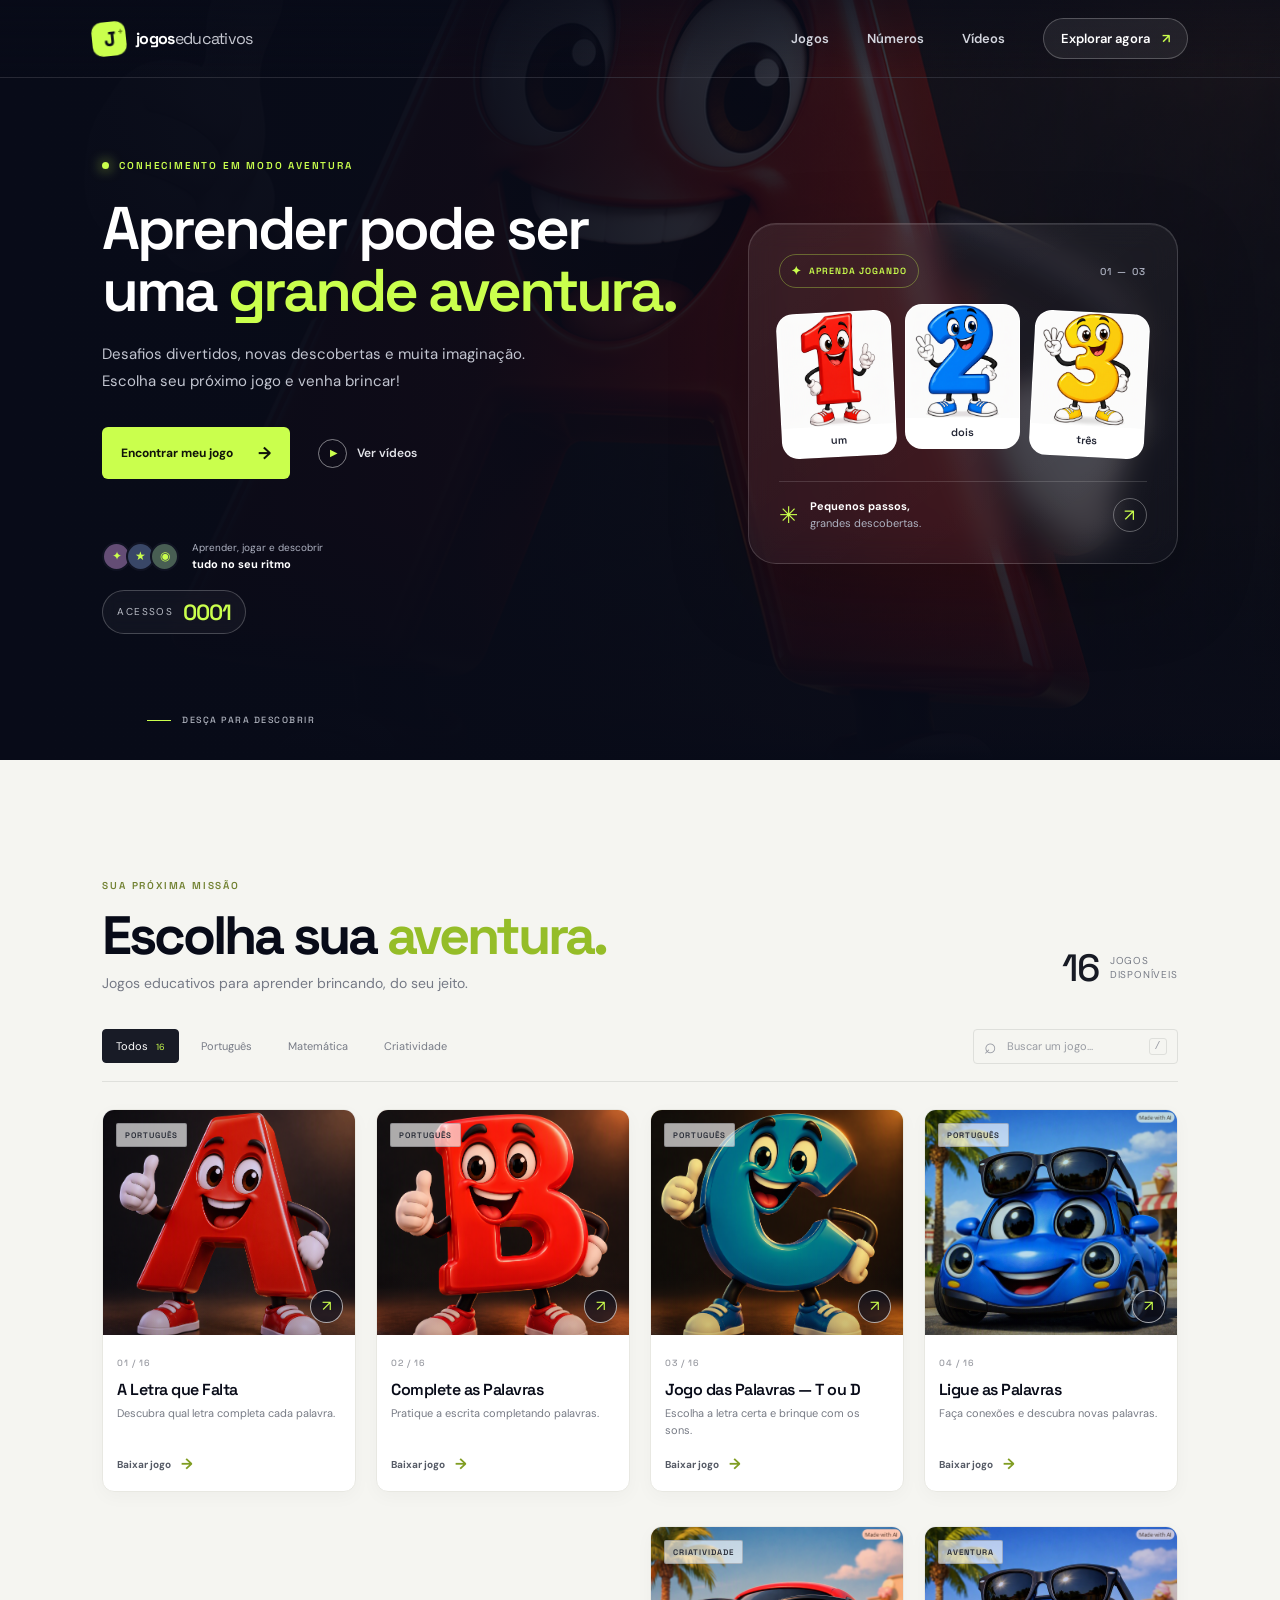
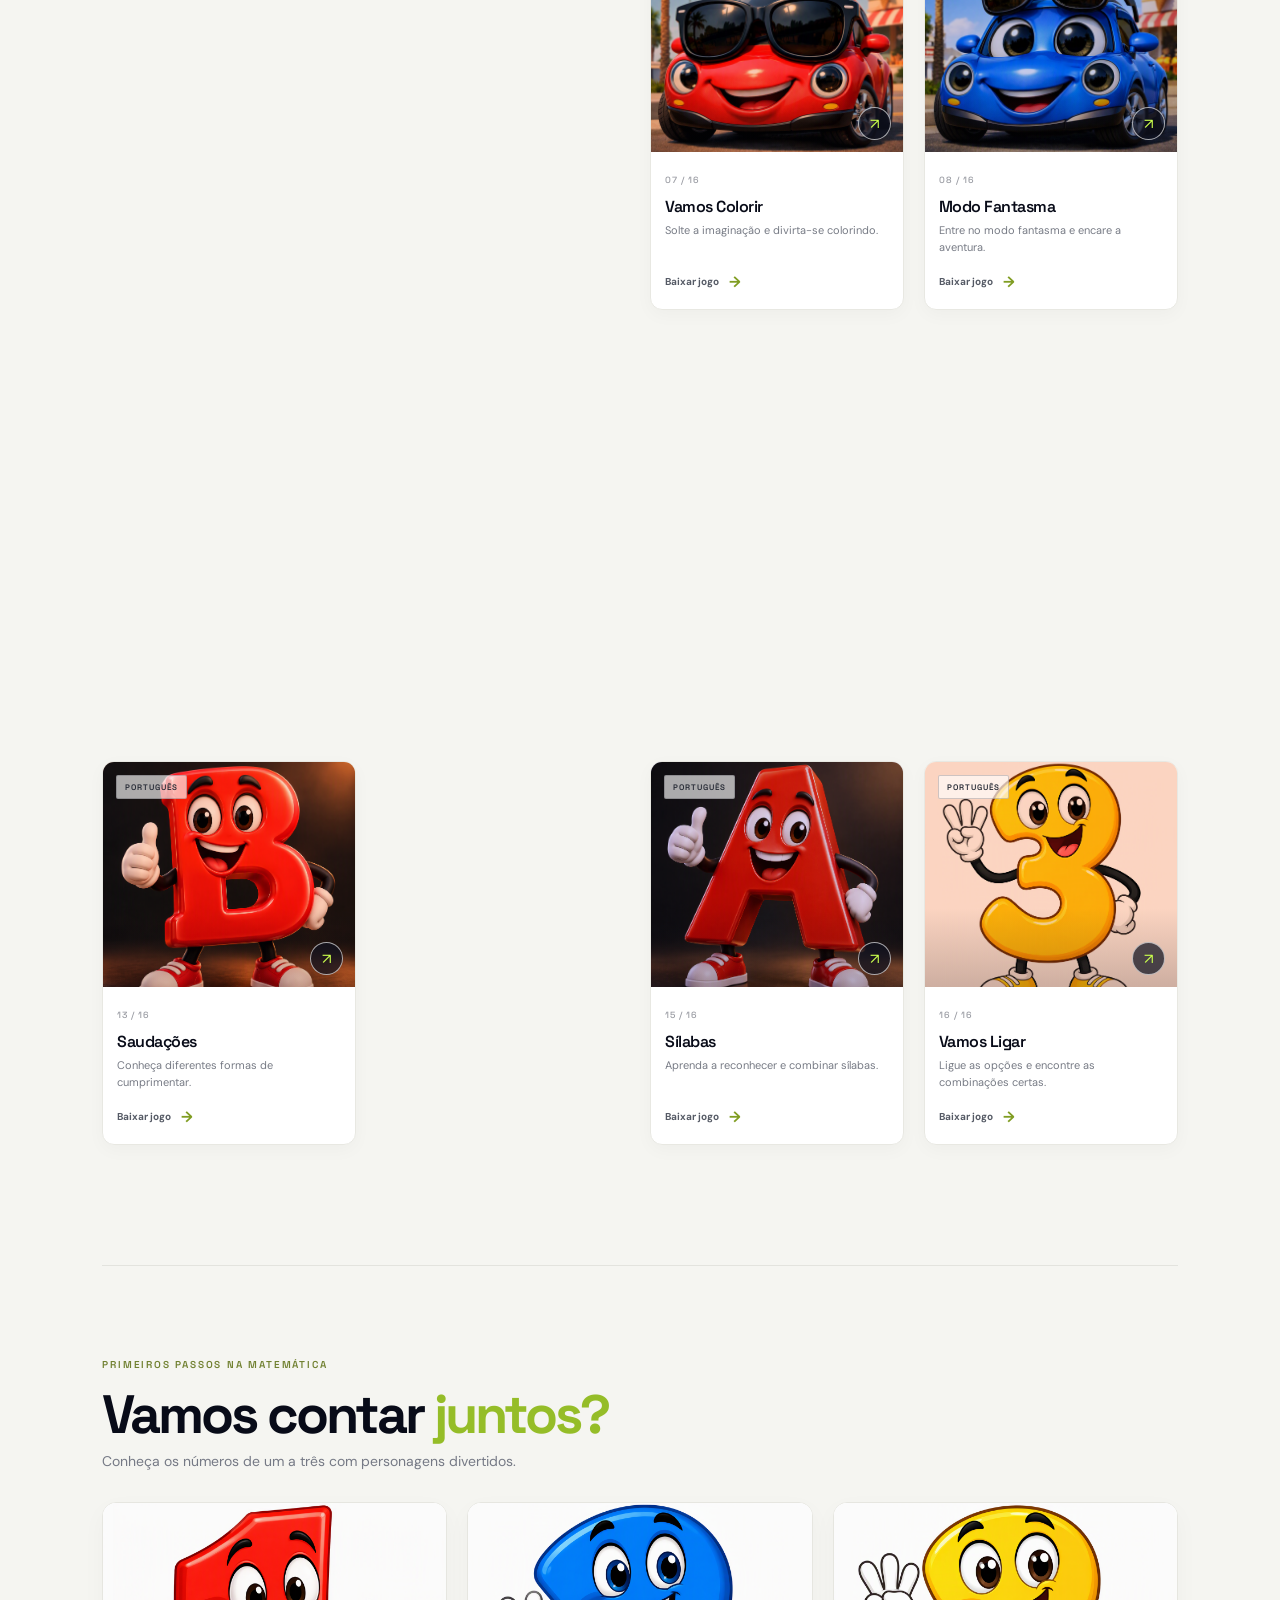
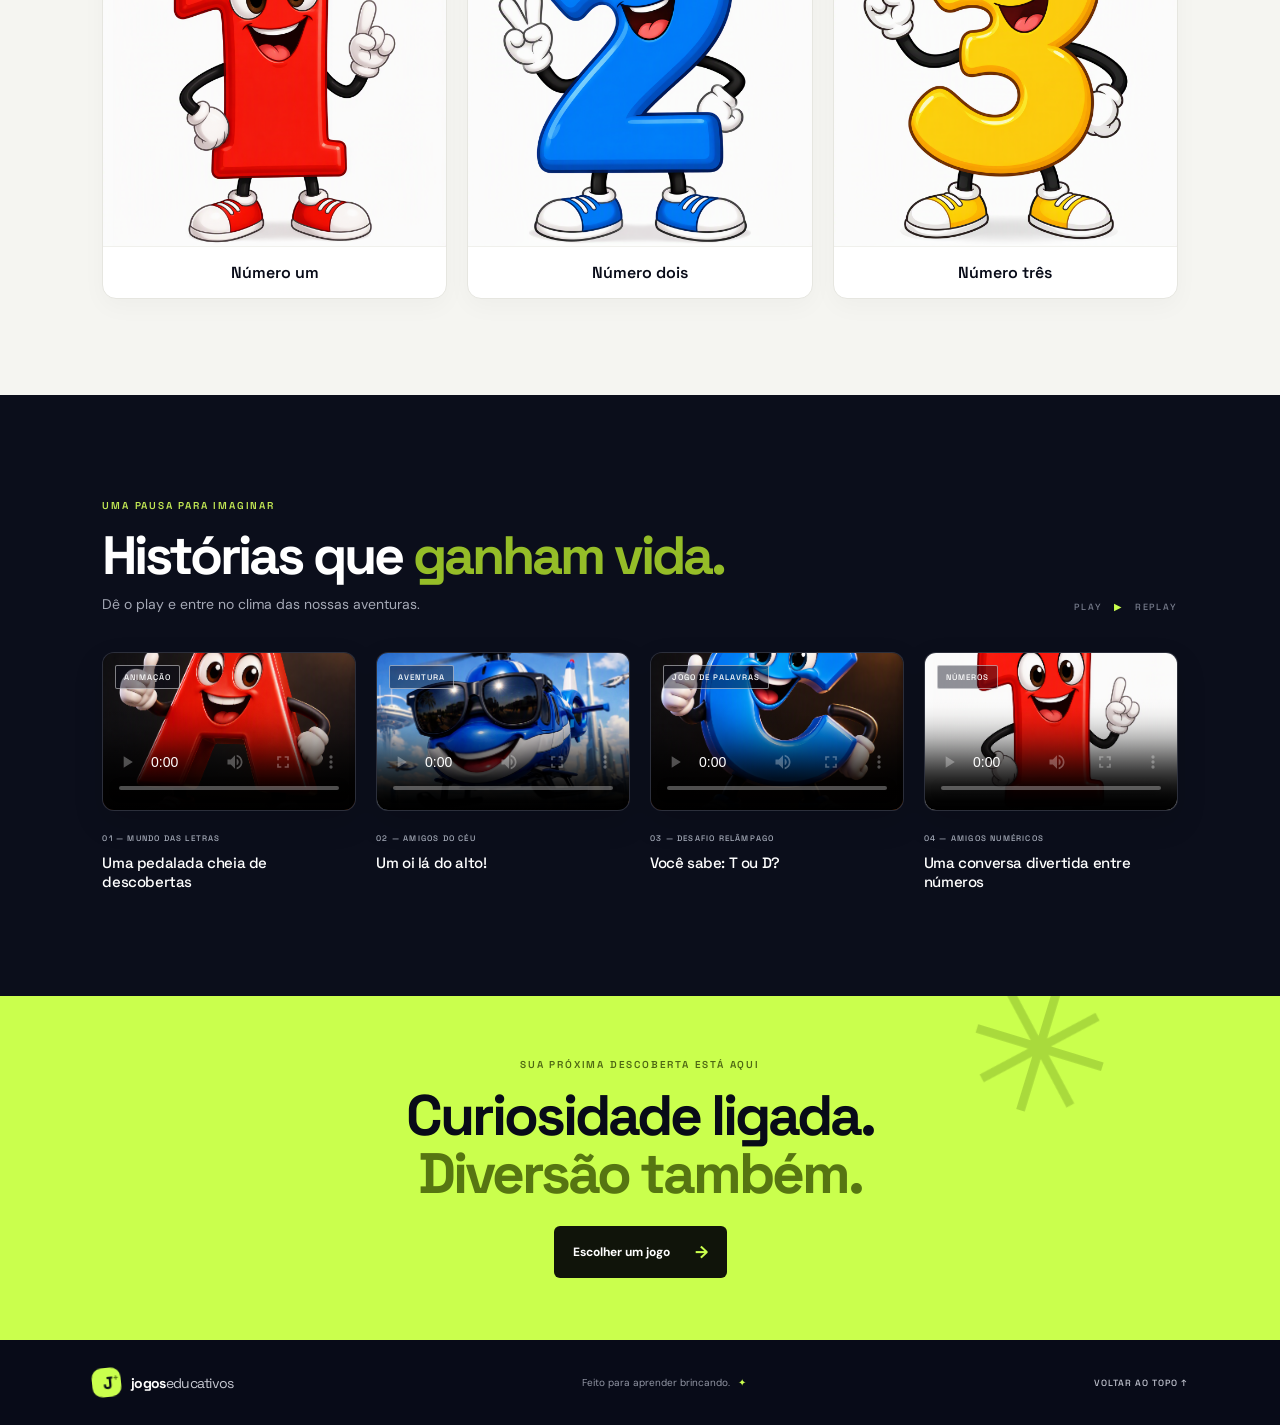
<file: index.html>
<!doctype html>
<html lang="pt-BR">
  <head>
    <meta charset="utf-8">
    <meta name="viewport" content="width=device-width, initial-scale=1">
    <meta name="theme-color" content="#080b18">
    <meta name="description" content="Jogos educativos para aprender brincando. Explore atividades de português, matemática e criatividade.">
    <title>Jogos Educativos — aprender é uma aventura</title>
    <link rel="stylesheet" href="styles.css">
    <script src="script.js" defer></script>
  </head>
  <body>
    <header class="site-header">
      <a class="brand" href="#inicio" aria-label="Jogos Educativos, início">
        <span class="brand-mark" aria-hidden="true">J<span>+</span></span>
        <span>jogos<span class="brand-light">educativos</span></span>
      </a>
      <button class="menu-toggle" type="button" aria-expanded="false" aria-controls="main-nav" aria-label="Abrir menu">
        <span></span><span></span><span></span>
      </button>
      <nav class="main-nav" id="main-nav" aria-label="Navegação principal">
        <a href="#jogos">Jogos</a>
        <a href="#numeros">Números</a>
        <a href="#aventuras">Vídeos</a>
        <a class="nav-cta" href="#jogos">Explorar agora <span aria-hidden="true">↗</span></a>
      </nav>
    </header>

    <main>
      <section class="hero" id="inicio">
        <video class="hero-video" autoplay muted loop playsinline poster="imagens/Designer%20(1).png" aria-hidden="true">
          <source src="vídeo/Animated_letters_riding_bicycles_20261025184841.mp4" type="video/mp4">
        </video>
        <div class="hero-shade"></div>
        <div class="hero-content">
          <span class="eyebrow"><span class="status-dot"></span> CONHECIMENTO EM MODO AVENTURA</span>
          <h1>Aprender pode ser<br>uma <span>grande aventura.</span></h1>
          <p>Desafios divertidos, novas descobertas e muita imaginação. Escolha seu próximo jogo e venha brincar!</p>
          <div class="hero-actions">
            <a class="button button-primary" href="#jogos">Encontrar meu jogo <span aria-hidden="true">→</span></a>
            <a class="text-link" href="#aventuras"><span class="play-icon" aria-hidden="true">▶</span> Ver vídeos</a>
          </div>
          <div class="hero-proof"><div class="avatar-stack" aria-hidden="true"><span>✦</span><span>★</span><span>◉</span></div><span>Aprender, jogar e descobrir<br><strong>tudo no seu ritmo</strong></span></div>
          <div class="visit-counter" aria-live="polite">
            <span class="visit-label">Acessos</span>
            <strong id="visit-counter">0000</strong>
          </div>
        </div>
        <aside class="hero-showcase" aria-label="Conheça os personagens dos números">
          <div class="showcase-top">
            <span class="showcase-pill"><span aria-hidden="true">✦</span> APRENDA JOGANDO</span>
            <span class="showcase-index">01 — 03</span>
          </div>
          <div class="showcase-numbers">
            <figure class="showcase-number">
              <img src="imagens%20dos%20numeros/um.png" alt="Personagem do número um">
              <figcaption>um</figcaption>
            </figure>
            <figure class="showcase-number showcase-number-featured">
              <img src="imagens%20dos%20numeros/dois.png" alt="Personagem do número dois">
              <figcaption>dois</figcaption>
            </figure>
            <figure class="showcase-number">
              <img src="imagens%20dos%20numeros/tres.png" alt="Personagem do número três">
              <figcaption>três</figcaption>
            </figure>
          </div>
          <div class="showcase-bottom">
            <span class="showcase-spark" aria-hidden="true">✳</span>
            <p><strong>Pequenos passos,</strong><br>grandes descobertas.</p>
            <a href="#numeros" aria-label="Conheça os números">↗</a>
          </div>
        </aside>
        <a class="scroll-cue" href="#jogos"><span></span> DESÇA PARA DESCOBRIR</a>
      </section>

      <section class="games-section section-wrap" id="jogos">
        <div class="section-heading">
          <div>
            <span class="eyebrow eyebrow-dark">SUA PRÓXIMA MISSÃO</span>
            <h2>Escolha sua <span>aventura.</span></h2>
            <p>Jogos educativos para aprender brincando, do seu jeito.</p>
          </div>
          <div class="catalog-count"><span class="count-number" id="game-count">16</span><span>jogos<br>disponíveis</span></div>
        </div>

        <div class="catalog-tools">
          <div class="filter-list" role="group" aria-label="Filtrar jogos por assunto">
            <button class="filter-chip is-active" type="button" data-filter="todos" aria-pressed="true">Todos <span>16</span></button>
            <button class="filter-chip" type="button" data-filter="portugues" aria-pressed="false">Português</button>
            <button class="filter-chip" type="button" data-filter="matematica" aria-pressed="false">Matemática</button>
            <button class="filter-chip" type="button" data-filter="criatividade" aria-pressed="false">Criatividade</button>
          </div>
          <label class="search-box">
            <span class="search-icon" aria-hidden="true">⌕</span>
            <span class="visually-hidden">Buscar um jogo</span>
            <input id="game-search" type="search" placeholder="Buscar um jogo..." autocomplete="off">
            <kbd>/</kbd>
          </label>
        </div>

        <div class="game-grid" id="game-grid">
          <article class="game-card" data-category="portugues" data-title="A Letra que Falta alfabetização letras">
            <a class="game-art art-lilac" href="jogo%20exe/A%20Letra%20que%20Falta.exe" download aria-label="Baixar A Letra que Falta">
              <span class="art-label">PORTUGUÊS</span><img src="imagens/Designer%20(1).png" alt="" loading="lazy"><span class="art-arrow" aria-hidden="true">↗</span>
            </a>
            <div class="game-info"><span class="game-number">01 / 16</span><h3>A Letra que Falta</h3><p>Descubra qual letra completa cada palavra.</p><a class="game-link" href="jogo%20exe/A%20Letra%20que%20Falta.exe" download>Baixar jogo <span aria-hidden="true">→</span></a></div>
          </article>
          <article class="game-card" data-category="portugues" data-title="Complete as palavras palavras">
            <a class="game-art art-peach" href="jogo_2%20exe/complete_sa_palavras.exe" download aria-label="Baixar Complete as Palavras">
              <span class="art-label">PORTUGUÊS</span><img src="imagens/Designer%20(2).png" alt="" loading="lazy"><span class="art-arrow" aria-hidden="true">↗</span>
            </a>
            <div class="game-info"><span class="game-number">02 / 16</span><h3>Complete as Palavras</h3><p>Pratique a escrita completando palavras.</p><a class="game-link" href="jogo_2%20exe/complete_sa_palavras.exe" download>Baixar jogo <span aria-hidden="true">→</span></a></div>
          </article>
          <article class="game-card" data-category="portugues" data-title="Jogo das Palavras T ou D português">
            <a class="game-art art-yellow" href="jogo%20exe/Jogo%20das%20Palavras%20-%20T%20ou%20D.exe" download aria-label="Baixar Jogo das Palavras T ou D">
              <span class="art-label">PORTUGUÊS</span><img src="imagens/Designer%20(3).png" alt="" loading="lazy"><span class="art-arrow" aria-hidden="true">↗</span>
            </a>
            <div class="game-info"><span class="game-number">03 / 16</span><h3>Jogo das Palavras — T ou D</h3><p>Escolha a letra certa e brinque com os sons.</p><a class="game-link" href="jogo%20exe/Jogo%20das%20Palavras%20-%20T%20ou%20D.exe" download>Baixar jogo <span aria-hidden="true">→</span></a></div>
          </article>
          <article class="game-card" data-category="portugues" data-title="Ligue as Palavras associação">
            <a class="game-art art-blue" href="jogo%20exe/ligue_as_palavras.exe" download aria-label="Baixar Ligue as Palavras">
              <span class="art-label">PORTUGUÊS</span><img src="imagens/carro%20azul.png" alt="" loading="lazy"><span class="art-arrow" aria-hidden="true">↗</span>
            </a>
            <div class="game-info"><span class="game-number">04 / 16</span><h3>Ligue as Palavras</h3><p>Faça conexões e descubra novas palavras.</p><a class="game-link" href="jogo%20exe/ligue_as_palavras.exe" download>Baixar jogo <span aria-hidden="true">→</span></a></div>
          </article>
          <article class="game-card" data-category="matematica" data-title="Helicóptero da Tabuada matemática">
            <a class="game-art art-sky" href="jogo_2%20exe/HelicopteroDaTabuada.exe" download aria-label="Baixar Helicóptero da Tabuada">
              <span class="art-label">MATEMÁTICA</span><img src="imagens/helicoptero%20azul.png" alt="" loading="lazy"><span class="art-arrow" aria-hidden="true">↗</span>
            </a>
            <div class="game-info"><span class="game-number">05 / 16</span><h3>Helicóptero da Tabuada</h3><p>Voe pelos desafios e pratique a tabuada.</p><a class="game-link" href="jogo_2%20exe/HelicopteroDaTabuada.exe" download>Baixar jogo <span aria-hidden="true">→</span></a></div>
          </article>
          <article class="game-card" data-category="matematica" data-title="Salve o Helicóptero desafio">
            <a class="game-art art-mint" href="jogo%20exe/Salve_o_Helicoptero.exe" download aria-label="Baixar Salve o Helicóptero">
              <span class="art-label">DESAFIO</span><img src="imagens/helicoptero%20vermelho.png" alt="" loading="lazy"><span class="art-arrow" aria-hidden="true">↗</span>
            </a>
            <div class="game-info"><span class="game-number">06 / 16</span><h3>Salve o Helicóptero</h3><p>Parta para uma missão cheia de desafios.</p><a class="game-link" href="jogo%20exe/Salve_o_Helicoptero.exe" download>Baixar jogo <span aria-hidden="true">→</span></a></div>
          </article>
          <article class="game-card" data-category="criatividade" data-title="Vamos Colorir pintura criatividade">
            <a class="game-art art-coral" href="jogo%20exe/VamosColorir.exe" download aria-label="Baixar Vamos Colorir">
              <span class="art-label">CRIATIVIDADE</span><img src="imagens/carro%20vermelho.png" alt="" loading="lazy"><span class="art-arrow" aria-hidden="true">↗</span>
            </a>
            <div class="game-info"><span class="game-number">07 / 16</span><h3>Vamos Colorir</h3><p>Solte a imaginação e divirta-se colorindo.</p><a class="game-link" href="jogo%20exe/VamosColorir.exe" download>Baixar jogo <span aria-hidden="true">→</span></a></div>
          </article>
          <article class="game-card" data-category="criatividade" data-title="Modo Fantasma aventura">
            <a class="game-art art-night" href="jogo_2%20exe/modo%20FANTASMA.exe" download aria-label="Baixar Modo Fantasma">
              <span class="art-label">AVENTURA</span><img src="imagens/carro%20azul.png" alt="" loading="lazy"><span class="art-arrow" aria-hidden="true">↗</span>
            </a>
            <div class="game-info"><span class="game-number">08 / 16</span><h3>Modo Fantasma</h3><p>Entre no modo fantasma e encare a aventura.</p><a class="game-link" href="jogo_2%20exe/modo%20FANTASMA.exe" download>Baixar jogo <span aria-hidden="true">→</span></a></div>
          </article>
          <article class="game-card" data-category="portugues" data-title="Alfabetiza alfabetização letras">
            <a class="game-art art-lilac" href="jogo_2%20exe/Alfabetiza.exe" download aria-label="Baixar Alfabetiza">
              <span class="art-label">PORTUGUÊS</span><img src="imagens/Designer%20(1).png" alt="" loading="lazy"><span class="art-arrow" aria-hidden="true">↗</span>
            </a>
            <div class="game-info"><span class="game-number">09 / 16</span><h3>Alfabetiza</h3><p>Aprenda e pratique letras e palavras.</p><a class="game-link" href="jogo_2%20exe/Alfabetiza.exe" download>Baixar jogo <span aria-hidden="true">→</span></a></div>
          </article>
          <article class="game-card" data-category="criatividade" data-title="Bubble Shooter F-22 bolhas">
            <a class="game-art art-blue" href="jogo_2%20exe/Bubble%20Shooter%20F-22.exe" download aria-label="Baixar Bubble Shooter F-22">
              <span class="art-label">DESAFIO</span><img src="imagens/carro%20azul.png" alt="" loading="lazy"><span class="art-arrow" aria-hidden="true">↗</span>
            </a>
            <div class="game-info"><span class="game-number">10 / 16</span><h3>Bubble Shooter F-22</h3><p>Mire, combine bolhas e avance neste desafio.</p><a class="game-link" href="jogo_2%20exe/Bubble%20Shooter%20F-22.exe" download>Baixar jogo <span aria-hidden="true">→</span></a></div>
          </article>
          <article class="game-card" data-category="matematica" data-title="Continhas de Adição matemática">
            <a class="game-art art-sky" href="jogo_2%20exe/Continhas%20de%20Adicao.exe" download aria-label="Baixar Continhas de Adição">
              <span class="art-label">MATEMÁTICA</span><img src="imagens/helicoptero%20azul.png" alt="" loading="lazy"><span class="art-arrow" aria-hidden="true">↗</span>
            </a>
            <div class="game-info"><span class="game-number">11 / 16</span><h3>Continhas de Adição</h3><p>Pratique adição com continhas divertidas.</p><a class="game-link" href="jogo_2%20exe/Continhas%20de%20Adicao.exe" download>Baixar jogo <span aria-hidden="true">→</span></a></div>
          </article>
          <article class="game-card" data-category="matematica" data-title="Matemática para Colorir matemática pintura">
            <a class="game-art art-coral" href="jogo_2%20exe/Matematica%20para%20Colorir%20corrigido.exe" download aria-label="Baixar Matemática para Colorir">
              <span class="art-label">MATEMÁTICA</span><img src="imagens/carro%20vermelho.png" alt="" loading="lazy"><span class="art-arrow" aria-hidden="true">↗</span>
            </a>
            <div class="game-info"><span class="game-number">12 / 16</span><h3>Matemática para Colorir</h3><p>Resolva desafios matemáticos enquanto colore.</p><a class="game-link" href="jogo_2%20exe/Matematica%20para%20Colorir%20corrigido.exe" download>Baixar jogo <span aria-hidden="true">→</span></a></div>
          </article>
          <article class="game-card" data-category="portugues" data-title="Saudações cumprimentos português">
            <a class="game-art art-peach" href="jogo_2%20exe/sauda%C3%A7%C3%B5es.exe" download aria-label="Baixar Saudações">
              <span class="art-label">PORTUGUÊS</span><img src="imagens/Designer%20(2).png" alt="" loading="lazy"><span class="art-arrow" aria-hidden="true">↗</span>
            </a>
            <div class="game-info"><span class="game-number">13 / 16</span><h3>Saudações</h3><p>Conheça diferentes formas de cumprimentar.</p><a class="game-link" href="jogo_2%20exe/sauda%C3%A7%C3%B5es.exe" download>Baixar jogo <span aria-hidden="true">→</span></a></div>
          </article>
          <article class="game-card" data-category="matematica" data-title="Multiplicando matemática multiplicação">
            <a class="game-art art-sky" href="jogo_3exe/MULTIPLICANDO.exe" download aria-label="Baixar Multiplicando">
              <span class="art-label">MATEMÁTICA</span><img src="imagens%20dos%20numeros/dois.png" alt="" loading="lazy"><span class="art-arrow" aria-hidden="true">↗</span>
            </a>
            <div class="game-info"><span class="game-number">14 / 16</span><h3>Multiplicando</h3><p>Pratique multiplicação com desafios divertidos.</p><a class="game-link" href="jogo_3exe/MULTIPLICANDO.exe" download>Baixar jogo <span aria-hidden="true">→</span></a></div>
          </article>
          <article class="game-card" data-category="portugues" data-title="Sílabas português alfabetização">
            <a class="game-art art-lilac" href="jogo_3exe/Silabas.exe" download aria-label="Baixar Sílabas">
              <span class="art-label">PORTUGUÊS</span><img src="imagens/Designer%20(1).png" alt="" loading="lazy"><span class="art-arrow" aria-hidden="true">↗</span>
            </a>
            <div class="game-info"><span class="game-number">15 / 16</span><h3>Sílabas</h3><p>Aprenda a reconhecer e combinar sílabas.</p><a class="game-link" href="jogo_3exe/Silabas.exe" download>Baixar jogo <span aria-hidden="true">→</span></a></div>
          </article>
          <article class="game-card" data-category="portugues" data-title="Vamos Ligar palavras associação">
            <a class="game-art art-peach" href="jogo_3exe/vamos-ligar.exe" download aria-label="Baixar Vamos Ligar">
              <span class="art-label">PORTUGUÊS</span><img src="imagens%20dos%20numeros/tres.png" alt="" loading="lazy"><span class="art-arrow" aria-hidden="true">↗</span>
            </a>
            <div class="game-info"><span class="game-number">16 / 16</span><h3>Vamos Ligar</h3><p>Ligue as opções e encontre as combinações certas.</p><a class="game-link" href="jogo_3exe/vamos-ligar.exe" download>Baixar jogo <span aria-hidden="true">→</span></a></div>
          </article>
        </div>
        <p class="empty-state" id="empty-state" hidden>Nenhum jogo encontrado. Tente outro nome ou filtro.</p>
      </section>

      <section class="numbers-section section-wrap" id="numeros">
        <div class="section-heading">
          <div>
            <span class="eyebrow eyebrow-dark">PRIMEIROS PASSOS NA MATEMÁTICA</span>
            <h2>Vamos contar <span>juntos?</span></h2>
            <p>Conheça os números de um a três com personagens divertidos.</p>
          </div>
        </div>
        <div class="number-grid">
          <article class="number-card">
            <img src="imagens%20dos%20numeros/um.png" alt="Personagem vermelho representando o número um" loading="lazy">
            <h3>Número um</h3>
          </article>
          <article class="number-card">
            <img src="imagens%20dos%20numeros/dois.png" alt="Personagem azul representando o número dois" loading="lazy">
            <h3>Número dois</h3>
          </article>
          <article class="number-card">
            <img src="imagens%20dos%20numeros/tres.png" alt="Personagem amarelo representando o número três" loading="lazy">
            <h3>Número três</h3>
          </article>
        </div>
      </section>

      <section class="video-section" id="aventuras">
        <div class="video-inner section-wrap">
          <div class="section-heading video-heading">
            <div><span class="eyebrow">UMA PAUSA PARA IMAGINAR</span><h2>Histórias que <span>ganham vida.</span></h2><p>Dê o play e entre no clima das nossas aventuras.</p></div>
            <span class="video-counter">PLAY <b>▶</b> REPLAY</span>
          </div>
          <div class="video-grid">
            <article class="video-card video-wide">
              <div class="video-frame"><video controls preload="metadata" playsinline poster="imagens/Designer%20(1).png"><source src="vídeo/Animated_letters_riding_bicycles_20261025184841.mp4" type="video/mp4">Seu navegador não suporta a reprodução de vídeo.</video><span class="video-tag">ANIMAÇÃO</span></div>
              <div class="video-caption"><span>01 — MUNDO DAS LETRAS</span><h3>Uma pedalada cheia de descobertas</h3></div>
            </article>
            <article class="video-card">
              <div class="video-frame"><video controls preload="metadata" playsinline poster="imagens/helicoptero%20azul.png"><source src="vídeo/Green_helicopter_waving_to_camera_20261022154414.mp4" type="video/mp4">Seu navegador não suporta a reprodução de vídeo.</video><span class="video-tag">AVENTURA</span></div>
              <div class="video-caption"><span>02 — AMIGOS DO CÉU</span><h3>Um oi lá do alto!</h3></div>
            </article>
            <article class="video-card">
              <div class="video-frame"><video controls preload="metadata" playsinline poster="imagens/Designer%20(3).png"><source src="vídeo/T%20ou%20D.mp4" type="video/mp4">Seu navegador não suporta a reprodução de vídeo.</video><span class="video-tag">JOGO DE PALAVRAS</span></div>
              <div class="video-caption"><span>03 — DESAFIO RELÂMPAGO</span><h3>Você sabe: T ou D?</h3></div>
            </article>
            <article class="video-card">
              <div class="video-frame"><video controls preload="metadata" playsinline poster="imagens%20dos%20numeros/um.png"><source src="video%20do%20numeros/Personagens_num%C3%A9ricos_conversand%E2%80%A6_af6abc59.mp4" type="video/mp4">Seu navegador não suporta a reprodução de vídeo.</video><span class="video-tag">NÚMEROS</span></div>
              <div class="video-caption"><span>04 — AMIGOS NUMÉRICOS</span><h3>Uma conversa divertida entre números</h3></div>
            </article>
          </div>
        </div>
      </section>

      <section class="closing-cta">
        <div class="closing-orbit" aria-hidden="true">✳</div>
        <span class="eyebrow">SUA PRÓXIMA DESCOBERTA ESTÁ AQUI</span>
        <h2>Curiosidade ligada.<br><span>Diversão também.</span></h2>
        <a class="button button-primary" href="#jogos">Escolher um jogo <span aria-hidden="true">→</span></a>
      </section>
    </main>

    <footer class="site-footer">
      <a class="brand footer-brand" href="#inicio"><span class="brand-mark" aria-hidden="true">J<span>+</span></span><span>jogos<span class="brand-light">educativos</span></span></a>
      <p>Feito para aprender brincando. <span aria-hidden="true">✦</span></p>
      <a class="back-top" href="#inicio">VOLTAR AO TOPO ↑</a>
    </footer>
  </body>
</html>
</file>
<file: styles.css>
@import url('https://fonts.googleapis.com/css2?family=DM+Sans:wght@400;500;600;700&family=Space+Grotesk:wght@400;500;600;700&display=swap');

:root {
  color-scheme: dark;
  --ink: #080b18;
  --paper: #f5f5f1;
  --lime: #caff4d;
  --muted: #a9adbb;
  --font-body: 'DM Sans', Arial, sans-serif;
  --font-display: 'Space Grotesk', 'DM Sans', sans-serif;
}

* { box-sizing: border-box; }
html { scroll-behavior: smooth; scroll-padding-top: 88px; }
body { margin: 0; background: var(--paper); color: var(--ink); font-family: var(--font-body); -webkit-font-smoothing: antialiased; }
a { color: inherit; text-decoration: none; }
button, input { font: inherit; }
.visually-hidden { position: absolute; width: 1px; height: 1px; padding: 0; margin: -1px; overflow: hidden; clip: rect(0,0,0,0); white-space: nowrap; border: 0; }

.site-header { height: 78px; position: absolute; z-index: 5; inset: 0 0 auto; display: flex; align-items: center; justify-content: space-between; padding: 0 7.2%; color: white; border-bottom: 1px solid #ffffff20; background: linear-gradient(180deg, #080b1880, transparent); }
.brand { display: inline-flex; align-items: center; gap: 10px; font: 700 16px var(--font-display); letter-spacing: -.7px; }
.brand-mark { width: 34px; height: 34px; display: grid; place-items: center; position: relative; border-radius: 10px; color: var(--ink); background: var(--lime); font-size: 20px; letter-spacing: -2px; transform: rotate(-6deg); }
.brand-mark span { font-size: 10px; color: #5e7c14; position: absolute; right: 4px; top: 4px; }
.brand-light { font-weight: 400; color: #c6c8d1; }
.main-nav { display: flex; align-items: center; gap: 38px; font-size: 13px; font-weight: 600; }
.main-nav > a:not(.nav-cta) { color: #d3d5de; transition: color .2s ease; }
.main-nav > a:not(.nav-cta):hover { color: var(--lime); }
.nav-cta { background: #ffffff12; border: 1px solid #ffffff3b; border-radius: 30px; padding: 11px 17px; }
.nav-cta span { margin-left: 9px; color: var(--lime); }
.menu-toggle { display: none; }

.hero { min-height: 760px; position: relative; overflow: hidden; display: grid; grid-template-columns: minmax(0, 1.15fr) minmax(0, .85fr); align-items: center; column-gap: clamp(32px, 5vw, 76px); padding: 132px max(8%, calc((100% - 1200px)/2)) 105px; color: white; background: #090d1a; }
.hero-video, .hero-shade { position: absolute; inset: 0; width: 100%; height: 100%; }
.hero-video { object-fit: cover; opacity: .37; }
.hero-shade { background: linear-gradient(90deg, #080b18 0%, #080b18e8 37%, #080b1870 72%, #080b1838 100%), linear-gradient(0deg, #080b18 0%, transparent 32%); }
.hero-content { position: relative; z-index: 1; width: 100%; max-width: 650px; }
.eyebrow { display: inline-flex; align-items: center; gap: 10px; color: var(--lime); font: 600 10px var(--font-display); letter-spacing: 1.8px; }
.status-dot { width: 7px; height: 7px; display: inline-block; border-radius: 50%; background: var(--lime); box-shadow: 0 0 13px var(--lime); }
h1, h2, h3, p { margin-top: 0; }
h1, h2 { font-family: var(--font-display); letter-spacing: -3px; }
.hero h1 { margin: 24px 0 20px; font-size: clamp(48px, 4.7vw, 68px); line-height: 1.02; font-weight: 600; }
.hero h1 span, .section-heading h2 span, .video-heading h2 span, .closing-cta h2 span { color: var(--lime); }
.hero-content > p { max-width: 435px; color: #c2c5d0; font-size: 15px; line-height: 1.8; }
.hero-actions { display: flex; align-items: center; gap: 28px; margin-top: 32px; }
.button { display: inline-flex; align-items: center; gap: 25px; padding: 15px 19px; border: 0; border-radius: 6px; font-size: 12px; font-weight: 700; transition: transform .2s, box-shadow .2s; }
.button:hover { transform: translateY(-2px); box-shadow: 0 9px 28px #caff4d35; }
.button-primary { color: #10140a; background: var(--lime); }
.button-primary span { font-size: 17px; }
.text-link { display: inline-flex; align-items: center; gap: 10px; font-size: 12px; font-weight: 600; color: #e2e3e8; }
.play-icon { width: 29px; height: 29px; display: grid; place-items: center; padding-left: 2px; border: 1px solid #ffffff78; border-radius: 50%; color: var(--lime); font-size: 9px; }
.hero-proof { display: flex; align-items: center; gap: 13px; margin-top: 61px; color: #aeb2c1; font-size: 10px; line-height: 1.6; }
.hero-proof strong { color: white; font-size: 11px; }
.hero-showcase { position: relative; z-index: 1; width: 100%; max-width: 480px; justify-self: end; padding: clamp(18px, 2.4vw, 30px); border: 1px solid #ffffff28; border-radius: 28px; background: linear-gradient(145deg, #ffffff12, #ffffff06); box-shadow: 0 28px 80px #00000038, inset 0 1px #ffffff18; backdrop-filter: blur(14px); }
.showcase-top, .showcase-bottom { display: flex; align-items: center; justify-content: space-between; }
.showcase-pill { display: inline-flex; align-items: center; gap: 7px; padding: 8px 11px; border: 1px solid #caff4d55; border-radius: 99px; color: var(--lime); font: 600 9px var(--font-display); letter-spacing: 1px; }
.showcase-pill span { font-size: 12px; }
.showcase-index { color: #aeb2c1; font: 500 10px var(--font-display); letter-spacing: 1.4px; }
.showcase-numbers { display: grid; grid-template-columns: repeat(3, minmax(0, 1fr)); align-items: center; gap: 12px; margin: 24px 0; }
.showcase-number { min-width: 0; margin: 0; overflow: hidden; border: 1px solid #ffffffa8; border-radius: 17px; background: #fff; color: #242735; text-align: center; transform: rotate(-3deg); }
.showcase-number:nth-child(3) { transform: rotate(3deg); }
.showcase-number-featured { transform: translateY(-8px); }
.showcase-number img { width: 100%; aspect-ratio: 1; display: block; object-fit: cover; }
.showcase-number figcaption { padding: 7px 4px 9px; font: 600 11px var(--font-display); }
.showcase-bottom { justify-content: flex-start; gap: 12px; padding-top: 16px; border-top: 1px solid #ffffff24; }
.showcase-spark { color: var(--lime); font-size: 23px; }
.showcase-bottom p { flex: 1; margin: 0; color: #aeb2c1; font-size: 11px; line-height: 1.6; }
.showcase-bottom p strong { color: white; }
.showcase-bottom a { width: 34px; height: 34px; display: grid; place-items: center; border: 1px solid #ffffff50; border-radius: 50%; color: var(--lime); font-size: 17px; transition: background .2s, color .2s, transform .2s; }
.showcase-bottom a:hover { transform: translate(2px, -2px); color: var(--ink); background: var(--lime); }
.visit-counter { display: inline-flex; align-items: center; gap: 10px; margin-top: 16px; padding: 10px 14px; border: 1px solid rgba(255,255,255,0.22); border-radius: 999px; background: rgba(255,255,255,0.04); backdrop-filter: blur(8px); color: #dfe2eb; font-size: 10px; letter-spacing: 1.4px; text-transform: uppercase; }
.visit-counter strong { color: var(--lime); font: 600 22px/1 var(--font-display); letter-spacing: -1px; }
.visit-label { opacity: .82; }
.avatar-stack { display: flex; }
.avatar-stack span { width: 29px; height: 29px; display: grid; place-items: center; margin-left: -5px; border: 2px solid #101322; border-radius: 50%; background: #394767; color: var(--lime); font-size: 12px; }
.avatar-stack span:first-child { margin-left: 0; background: #644d75; }
.avatar-stack span:last-child { background: #485e53; }
.scroll-cue { position: absolute; bottom: 34px; left: 11.5%; display: flex; align-items: center; gap: 11px; color: #aeb2bd; font: 500 9px var(--font-display); letter-spacing: 1.5px; }
.scroll-cue span { width: 24px; height: 1px; background: var(--lime); }

.section-wrap { width: min(1160px, 84%); margin: 0 auto; }
.games-section { padding-top: 113px; padding-bottom: 120px; }
.section-heading { display: flex; justify-content: space-between; align-items: end; gap: 30px; }
.eyebrow-dark { color: #718131; }
.section-heading h2, .video-heading h2 { margin: 14px 0 9px; font-size: clamp(36px, 4.5vw, 54px); line-height: 1.05; }
.section-heading h2 span { color: #95bd28; }
.section-heading p { margin-bottom: 0; color: #757985; font-size: 14px; }
.catalog-count { display: flex; align-items: center; gap: 12px; color: #777b86; font-size: 10px; line-height: 1.4; text-transform: uppercase; letter-spacing: .8px; }
.count-number { color: #171a24; font: 500 38px var(--font-display); letter-spacing: -2px; }
.catalog-tools { margin: 37px 0 27px; display: flex; align-items: center; justify-content: space-between; gap: 20px; border-bottom: 1px solid #dfe0dc; padding-bottom: 17px; }
.filter-list { display: flex; gap: 8px; flex-wrap: wrap; }
.filter-chip { padding: 9px 13px; border: 1px solid transparent; border-radius: 4px; background: transparent; color: #777b86; font-size: 11px; cursor: pointer; transition: all .2s; }
.filter-chip:hover { color: var(--ink); }
.filter-chip.is-active { border-color: #181b26; color: white; background: #181b26; }
.filter-chip span { margin-left: 5px; color: var(--lime); font-size: 9px; }
.search-box { width: 205px; display: flex; align-items: center; gap: 8px; padding: 8px 10px; border: 1px solid #dedfdb; border-radius: 4px; color: #9699a2; }
.search-icon { font-size: 21px; line-height: 15px; }
.search-box input { min-width: 0; flex: 1; border: 0; outline: 0; background: transparent; color: var(--ink); font-size: 11px; }
.search-box input::placeholder { color: #999ca3; }
.search-box kbd { padding: 2px 5px; border: 1px solid #dedfdb; border-radius: 3px; font-size: 10px; }
.game-grid { display: grid; grid-template-columns: repeat(4, minmax(0, 1fr)); gap: 34px 20px; }
.game-card { min-width: 0; overflow: hidden; border: 1px solid #e8e8e2; border-radius: 12px; background: #fff; box-shadow: 0 5px 18px #13182708; animation: appear .35s ease both; transition: transform .22s ease, box-shadow .22s ease; }
.game-card:hover { transform: translateY(-4px); box-shadow: 0 14px 30px #13182712; }
.game-art { height: 225px; position: relative; display: grid; place-items: center; overflow: hidden; border-radius: 0; }
.game-art::after { content: ''; position: absolute; inset: auto 0 0; height: 35%; background: linear-gradient(0deg, #090b1630, transparent); }
.game-art img { width: 100%; height: 100%; object-fit: cover; mix-blend-mode: multiply; transition: transform .4s cubic-bezier(.2,.7,.2,1); }
.game-art:hover img { transform: scale(1.06) rotate(-1deg); }
.art-lilac { background: #d9d2f2; }.art-peach { background: #ffd8c4; }.art-yellow { background: #f7e58d; }.art-blue { background: #bfe1f0; }
.art-sky { background: #b9e5f3; }.art-mint { background: #c7ead5; }.art-coral { background: #ffd0bf; }.art-night { background: #c8ceee; }
.art-label { position: absolute; z-index: 1; top: 13px; left: 13px; padding: 6px 8px; border: 1px solid #181b2635; border-radius: 2px; background: #ffffffa6; color: #262a35; font: 600 8px var(--font-display); letter-spacing: 1px; }
.art-arrow { width: 33px; height: 33px; position: absolute; z-index: 1; right: 12px; bottom: 12px; display: grid; place-items: center; border: 1px solid #ffffffa0; border-radius: 50%; background: #101321b8; color: var(--lime); font-size: 15px; transition: transform .2s; }
.game-art:hover .art-arrow { transform: rotate(45deg); }
.game-info { padding: 15px 14px 17px; }
.game-number { color: #9a9ca3; font: 500 9px var(--font-display); letter-spacing: 1px; }
.game-info h3 { margin: 8px 0 5px; font: 600 16px var(--font-display); letter-spacing: -.5px; }
.game-info p { min-height: 35px; margin-bottom: 12px; color: #777b85; font-size: 11px; line-height: 1.55; }
.game-link { display: inline-flex; align-items: center; gap: 10px; color: #555a65; font-size: 10px; font-weight: 700; }
.game-link span { color: #809d22; font-size: 15px; transition: transform .2s; }
.game-link:hover span { transform: translateX(4px); }
.game-card[hidden] { display: none; }
.empty-state { padding: 35px 0; color: #777b85; text-align: center; font-size: 14px; }

.numbers-section { padding-top: 86px; padding-bottom: 96px; border-top: 1px solid #e3e3de; }
.numbers-section .section-heading { margin-bottom: 32px; }
.number-grid { display: grid; grid-template-columns: repeat(3, minmax(0, 1fr)); gap: 20px; }
.number-card { overflow: hidden; border: 1px solid #e6e6e0; border-radius: 14px; background: white; text-align: center; box-shadow: 0 8px 24px #13182708; }
.number-card img { width: 100%; aspect-ratio: 1; display: block; object-fit: contain; background: #fff; }
.number-card h3 { margin: 0; padding: 15px; border-top: 1px solid #f0f0ec; font: 600 16px var(--font-display); }

.video-section { padding: 98px 0 105px; color: white; background: #0b0e1b; }
.video-heading { align-items: end; margin-bottom: 39px; }
.video-heading .eyebrow { color: #c4ea54; }
.video-heading h2 { margin-bottom: 10px; }
.video-heading p { color: #a5a9b6; }
.video-counter { color: #777c8c; font: 500 9px var(--font-display); letter-spacing: 1.8px; }
.video-counter b { padding: 0 8px; color: var(--lime); }
.video-grid { display: grid; grid-template-columns: repeat(4, minmax(0, 1fr)); gap: 20px; align-items: start; }
.video-card { min-width: 0; }
.video-frame { aspect-ratio: 16/10; position: relative; overflow: hidden; border: 1px solid #ffffff16; border-radius: 12px; background: #181b29; box-shadow: 0 12px 30px #00000020; }
.video-wide .video-frame { aspect-ratio: 16/10; }
.video-frame video { width: 100%; height: 100%; display: block; object-fit: cover; }
.video-tag { position: absolute; top: 12px; left: 12px; padding: 6px 8px; border: 1px solid #ffffff7a; border-radius: 2px; background: #090b1b70; color: white; font: 500 8px var(--font-display); letter-spacing: 1px; pointer-events: none; }
.video-caption { padding-top: 14px; }
.video-caption > span { color: #aab0be; font: 500 8px var(--font-display); letter-spacing: 1.2px; }
.video-caption h3 { margin: 7px 0 0; font: 500 15px var(--font-display); letter-spacing: -.4px; }

.closing-cta { min-height: 330px; position: relative; overflow: hidden; display: flex; flex-direction: column; align-items: center; justify-content: center; padding: 62px 20px; background: var(--lime); text-align: center; }
.closing-cta .eyebrow { color: #4e6813; }
.closing-cta h2 { position: relative; z-index: 1; margin: 16px 0 22px; font-size: clamp(38px, 5vw, 57px); line-height: 1.03; }
.closing-cta h2 span { color: #567512; }
.closing-cta .button { background: #10140a; color: white; }
.closing-cta .button-primary span { color: var(--lime); }
.closing-orbit { position: absolute; top: -62px; right: 13%; color: #a9da3c; font-size: 180px; transform: rotate(17deg); }
.site-footer { min-height: 85px; display: flex; align-items: center; justify-content: space-between; gap: 20px; padding: 20px 7.2%; color: white; background: #080b18; }
.footer-brand { font-size: 14px; }
.footer-brand .brand-mark { width: 29px; height: 29px; font-size: 17px; }
.site-footer p { margin: 0; color: #9296a4; font-size: 10px; }
.site-footer p span { margin-left: 5px; color: var(--lime); }
.back-top { color: #c2c5d0; font: 500 9px var(--font-display); letter-spacing: 1px; }
.back-top:hover { color: var(--lime); }

@keyframes appear { from { opacity: 0; transform: translateY(8px); } to { opacity: 1; transform: translateY(0); } }
@media (min-width: 1500px) { .hero { padding-left: max(8%, calc((100% - 1200px)/2)); } }
@media (max-width: 950px) {
  .site-header { padding-inline: 5%; }
  .hero { min-height: 700px; grid-template-columns: minmax(0, 1fr) minmax(0, .85fr); column-gap: 26px; padding-inline: 6%; }
  .hero-showcase { padding: 18px; border-radius: 22px; }
  .showcase-numbers { gap: 8px; margin: 18px 0; }
  .showcase-number { border-radius: 12px; }
  .section-wrap { width: 90%; }
  .game-grid { grid-template-columns: repeat(2, minmax(0, 1fr)); gap: 28px 18px; }
  .game-art { height: clamp(220px, 34vw, 330px); }
  .number-grid { gap: 14px; }
  .video-grid { grid-template-columns: repeat(2, minmax(0,1fr)); }
  .video-wide { grid-column: auto; }
  .video-wide .video-frame { aspect-ratio: 16/10; }
}
@media (max-width: 620px) {
  html { scroll-padding-top: 68px; }
  .site-header { height: 68px; padding-inline: 6%; }
  .menu-toggle { width: 38px; height: 38px; display: flex; flex-direction: column; align-items: center; justify-content: center; gap: 5px; border: 1px solid #ffffff42; border-radius: 5px; background: transparent; }
  .menu-toggle span { width: 16px; height: 1px; background: white; }
  .main-nav { position: absolute; top: 67px; left: 0; right: 0; display: none; flex-direction: column; align-items: stretch; gap: 0; padding: 8px 6% 18px; border-bottom: 1px solid #ffffff25; background: #0b0e1b; }
  .main-nav.is-open { display: flex; }
  .main-nav a { padding: 13px 2px; }
  .main-nav .nav-cta { margin-top: 7px; padding: 12px 15px; }
  .hero { min-height: 0; height: auto; max-height: none; grid-template-columns: 1fr; align-items: start; row-gap: 0; padding: 108px 7% 82px; }
  .hero-content { width: 100%; }
  .hero-shade { background: linear-gradient(90deg, #080b18ed 0%, #080b18a8 100%), linear-gradient(0deg, #080b18 0%, transparent 40%); }
  .hero h1 { margin-top: 21px; font-size: clamp(42px, 10.8vw, 58px); letter-spacing: -2.8px; }
  .hero-content > p { max-width: 380px; font-size: 13px; }
  .hero-actions { gap: 18px; flex-wrap: wrap; }
  .button { gap: 14px; padding: 14px 15px; }
  .hero-proof { margin-top: 45px; }
  .hero-showcase { width: min(100%, 430px); justify-self: center; margin-top: 30px; padding: 16px; border-radius: 20px; }
  .showcase-numbers { gap: 10px; margin: 16px 0; }
  .showcase-number { border-radius: 12px; }
  .showcase-number figcaption { padding: 6px 3px 8px; font-size: 10px; }
  .scroll-cue { bottom: 23px; left: 7%; font-size: 8px; }
  .section-wrap { width: 86%; }
  .games-section { padding-top: 76px; padding-bottom: 82px; }
  .section-heading { align-items: start; }
  .section-heading h2, .video-heading h2 { font-size: 39px; letter-spacing: -2px; }
  .section-heading p { max-width: 250px; font-size: 12px; line-height: 1.6; }
  .catalog-count { gap: 5px; font-size: 8px; }
  .count-number { font-size: 30px; }
  .catalog-tools { align-items: stretch; flex-direction: column; margin-top: 27px; }
  .filter-list { gap: 3px; }
  .filter-chip { padding: 8px 9px; font-size: 10px; }
  .search-box { width: 100%; }
  .game-grid { gap: 24px 12px; }
  .game-art { height: auto; aspect-ratio: .88; }
  .art-label { top: 8px; left: 7px; padding: 5px; font-size: 7px; letter-spacing: .5px; }
  .art-arrow { width: 29px; height: 29px; right: 8px; bottom: 8px; }
  .game-info { padding: 11px 9px 13px; }
  .game-info h3 { font-size: 14px; line-height: 1.3; }
  .game-info p { min-height: 48px; font-size: 10px; }
  .game-link { font-size: 9px; }
  .numbers-section { padding-top: 64px; padding-bottom: 72px; }
  .numbers-section .section-heading { margin-bottom: 24px; }
  .number-grid { grid-template-columns: 1fr; gap: 14px; }
  .number-card { display: grid; grid-template-columns: minmax(0, 1fr) 100px; align-items: center; text-align: left; }
  .number-card img { width: 100%; max-height: 180px; }
  .number-card h3 { width: 100px; padding: 12px 8px; border-top: 0; border-left: 1px solid #f0f0ec; font-size: 13px; text-align: center; }
  .video-section { padding: 76px 0 80px; }
  .video-heading { display: block; }
  .video-counter { display: inline-block; margin-top: 19px; }
  .video-grid { grid-template-columns: 1fr; gap: 25px; }
  .video-wide { grid-column: auto; }
  .video-wide .video-frame, .video-frame { aspect-ratio: 16/10; }
  .closing-cta { min-height: 300px; }
  .closing-orbit { right: -3%; font-size: 130px; }
  .site-footer { flex-wrap: wrap; padding: 20px 6%; }
  .site-footer p { order: 3; width: 100%; }
  .back-top { font-size: 8px; }
}
@media (min-width: 621px) and (max-width: 780px) {
  .hero { min-height: 0; grid-template-columns: 1fr; row-gap: 32px; padding: 125px 8% 85px; }
  .hero-content { max-width: 620px; }
  .hero-showcase { width: min(100%, 480px); justify-self: center; }
}
@media (prefers-reduced-motion: reduce) {
  *, *::before, *::after { scroll-behavior: auto !important; animation-duration: .01ms !important; transition-duration: .01ms !important; }
}
</file>
